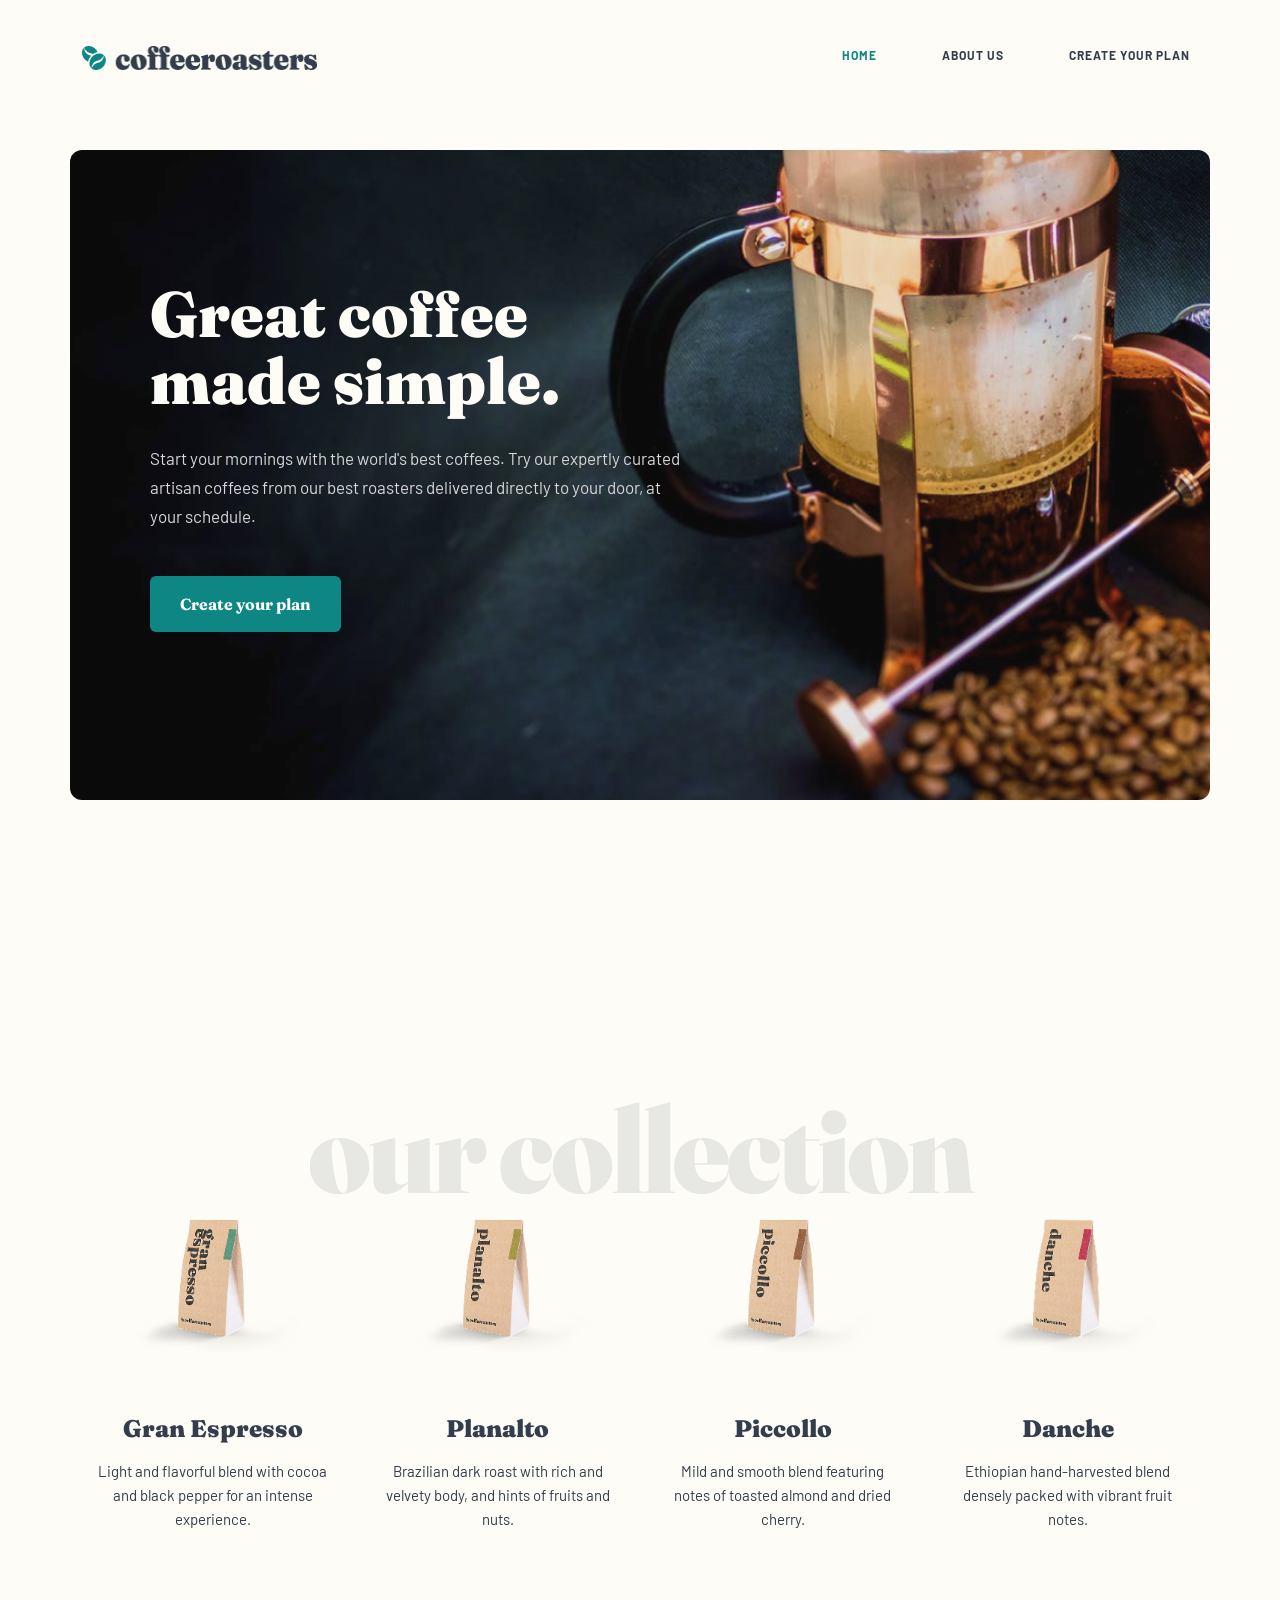
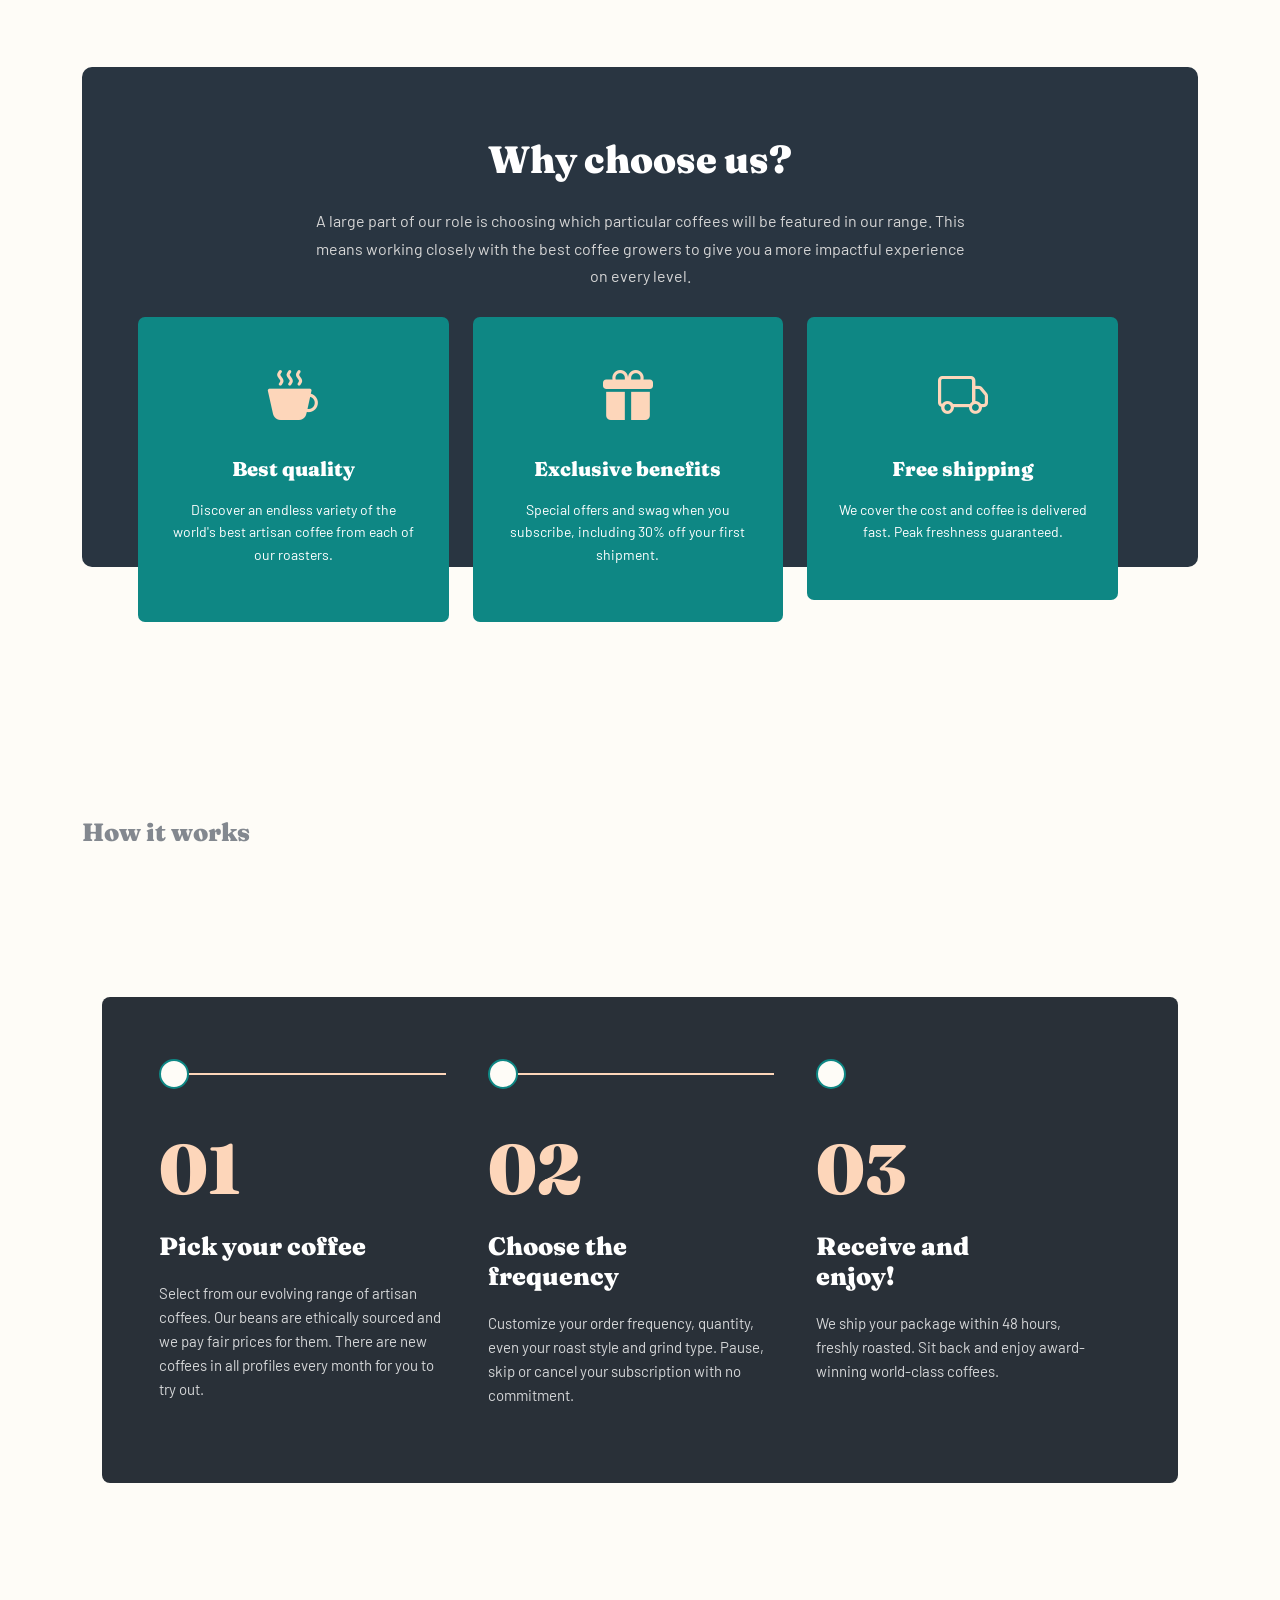
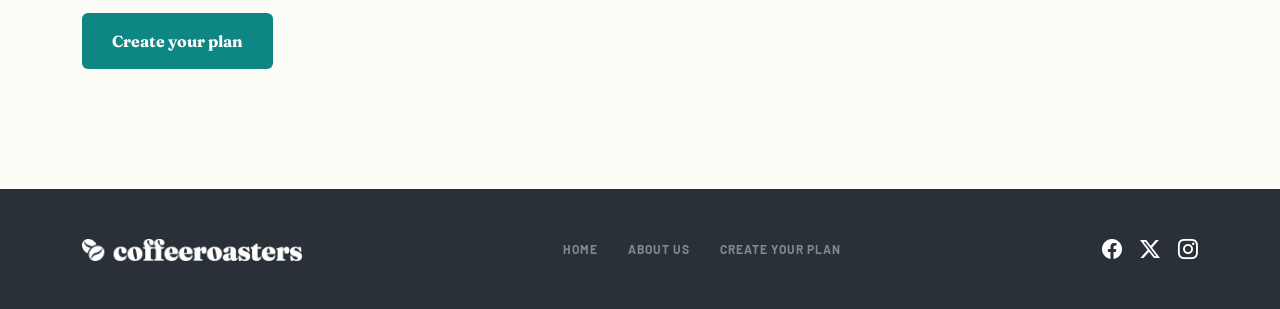
<file: index.html>
<!doctype html>
<html lang="en">
  <head>
    <meta charset="UTF-8" />

    <meta name="viewport" content="width=device-width, initial-scale=1.0" />

    <title>Coffeeroasters - Home</title>

    <link
      href="https://cdn.jsdelivr.net/npm/bootstrap@5.3.3/dist/css/bootstrap.min.css"
      rel="stylesheet"
    />

    <link
      rel="stylesheet"
      href="https://cdn.jsdelivr.net/npm/bootstrap-icons@1.11.3/font/bootstrap-icons.min.css"
    />

    <link rel="preconnect" href="https://fonts.googleapis.com" />

    <link rel="preconnect" href="https://fonts.gstatic.com" crossorigin />

    <link
      href="https://fonts.googleapis.com/css2?family=Barlow:wght@400;700&family=Fraunces:wght@700;900&display=swap"
      rel="stylesheet"
    />

    <link rel="stylesheet" href="./index.css" />
  </head>

  <body>
    <nav class="navbar navbar-expand-lg">
      <div class="container">
        <a class="navbar-brand" href="index.html">
          <img
            src="./Logo.png"
            alt="Coffeeroasters"
          />
        </a>

        <button
          class="navbar-toggler"
          type="button"
          data-bs-toggle="collapse"
          data-bs-target="#navbarNav"
          aria-controls="navbarNav"
          aria-expanded="false"
          aria-label="Toggle navigation"
        >
          <span class="navbar-toggler-icon"></span>
        </button>

        <div
          class="collapse navbar-collapse justify-content-end"
          id="navbarNav"
        >
          <ul class="navbar-nav gap-lg-4">
            <li class="nav-item">
              <a class="nav-link active" href="index.html"> HOME </a>
            </li>

            <li class="nav-item">
              <a class="nav-link" href="about.html"> ABOUT US </a>
            </li>

            <li class="nav-item">
              <a class="nav-link" href="create-plan.html"> CREATE YOUR PLAN </a>
            </li>
          </ul>
        </div>
      </div>
    </nav>

    <section class="hero container">
      <div class="hero-content">
        <h1>
          Great coffee
          <br />

          made simple.
        </h1>

        <p>
          Start your mornings with the world's best coffees. Try our expertly
          curated artisan coffees from our best roasters delivered directly to
          your door, at your schedule.
        </p>

        <a href="./create-plan.html" class="btn coffee-btn"> Create your plan </a>
      </div>
    </section>

    <section class="collection container">
      <h2>our collection</h2>

      <div class="row justify-content-center">
        <div class="col-lg-3 col-md-6 coffee-item">
          <img
            src="./Collection Image.png"
            alt="Gran Espresso"
          />

          <h3>Gran Espresso</h3>

          <p>
            Light and flavorful blend with cocoa and black pepper for an intense
            experience.
          </p>
        </div>

        <div class="col-lg-3 col-md-6 coffee-item">
          <img
            src="./Collection Image (1).png"
            alt="Planalto"
          />

          <h3>Planalto</h3>

          <p>
            Brazilian dark roast with rich and velvety body, and hints of fruits
            and nuts.
          </p>
        </div>

        <div class="col-lg-3 col-md-6 coffee-item">
          <img
            src="./Collection Image (2).png"
            alt="Piccollo"
          />

          <h3>Piccollo</h3>

          <p>
            Mild and smooth blend featuring notes of toasted almond and dried
            cherry.
          </p>
        </div>

        <div class="col-lg-3 col-md-6 coffee-item">
          <img
            src="./Collection Image (3).png"
            alt="Danche"
          />

          <h3>Danche</h3>

          <p>
            Ethiopian hand-harvested blend densely packed with vibrant fruit
            notes.
          </p>
        </div>
      </div>
    </section>

    <section class="why-section container">
      <div class="why-background">
        <div class="why-text">
          <h2>Why choose us?</h2>

          <p>
            A large part of our role is choosing which particular coffees will
            be featured in our range. This means working closely with the best
            coffee growers to give you a more impactful experience on every
            level.
          </p>
        </div>

        <div class="row why-cards">
          <div class="col-lg-4">
            <div class="why-card">
              <i class="bi bi-cup-hot-fill"></i>

              <h3>Best quality</h3>

              <p>
                Discover an endless variety of the world's best artisan coffee
                from each of our roasters.
              </p>
            </div>
          </div>

          <div class="col-lg-4">
            <div class="why-card">
              <i class="bi bi-gift-fill"></i>

              <h3>Exclusive benefits</h3>

              <p>
                Special offers and swag when you subscribe, including 30% off
                your first shipment.
              </p>
            </div>
          </div>

          <div class="col-lg-4">
            <div class="why-card">
              <i class="bi bi-truck"></i>

              <h3>Free shipping</h3>

              <p>
                We cover the cost and coffee is delivered fast. Peak freshness
                guaranteed.
              </p>
            </div>
          </div>
        </div>
      </div>
    </section>
    <section class="how container">
      <h2 class="how-title">How it works</h2>

      <div class="row steps">
        <div class="col-lg-4 step">
          <div class="step-line">
            <span></span>

            <div></div>
          </div>

          <h4>01</h4>

          <h3>Pick your coffee</h3>

          <p>
            Select from our evolving range of artisan coffees. Our beans are
            ethically sourced and we pay fair prices for them. There are new
            coffees in all profiles every month for you to try out.
          </p>
        </div>
        <div class="col-lg-4 step">
          <div class="step-line">
            <span></span>

            <div></div>
          </div>

          <h4>02</h4>

          <h3>Choose the frequency</h3>

          <p>
            Customize your order frequency, quantity, even your roast style and
            grind type. Pause, skip or cancel your subscription with no
            commitment.
          </p>
        </div>

        <div class="col-lg-4 step">
          <div class="step-line">
            <span></span>
          </div>

          <h4>03</h4>

          <h3>Receive and enjoy!</h3>

          <p>
            We ship your package within 48 hours, freshly roasted. Sit back and
            enjoy award-winning world-class coffees.
          </p>
        </div>
      </div>

      <a href="./create-plan.html" class="btn coffee-btn"> Create your plan </a>
    </section>
    <footer>
      <div class="container">
        <div class="footer-content">
          <a href="index.html">
            <img
              class="footer-logo"
              src="./Footer Logo.png"
              alt="Coffeeroasters"
            />
          </a>

          <div class="footer-links">
            <a href="index.html"> HOME </a>

            <a href="about.html"> ABOUT US </a>

            <a href="create-plan.html"> CREATE YOUR PLAN </a>
          </div>

          <div class="social">
            <a href="#">
              <i class="bi bi-facebook"></i>
            </a>

            <a href="#">
              <i class="bi bi-twitter-x"></i>
            </a>

            <a href="#">
              <i class="bi bi-instagram"></i>
            </a>
          </div>
        </div>
      </div>
    </footer>
    <script src="https://cdn.jsdelivr.net/npm/bootstrap@5.3.3/dist/js/bootstrap.bundle.min.js"></script>
  </body>
</html>
</file>
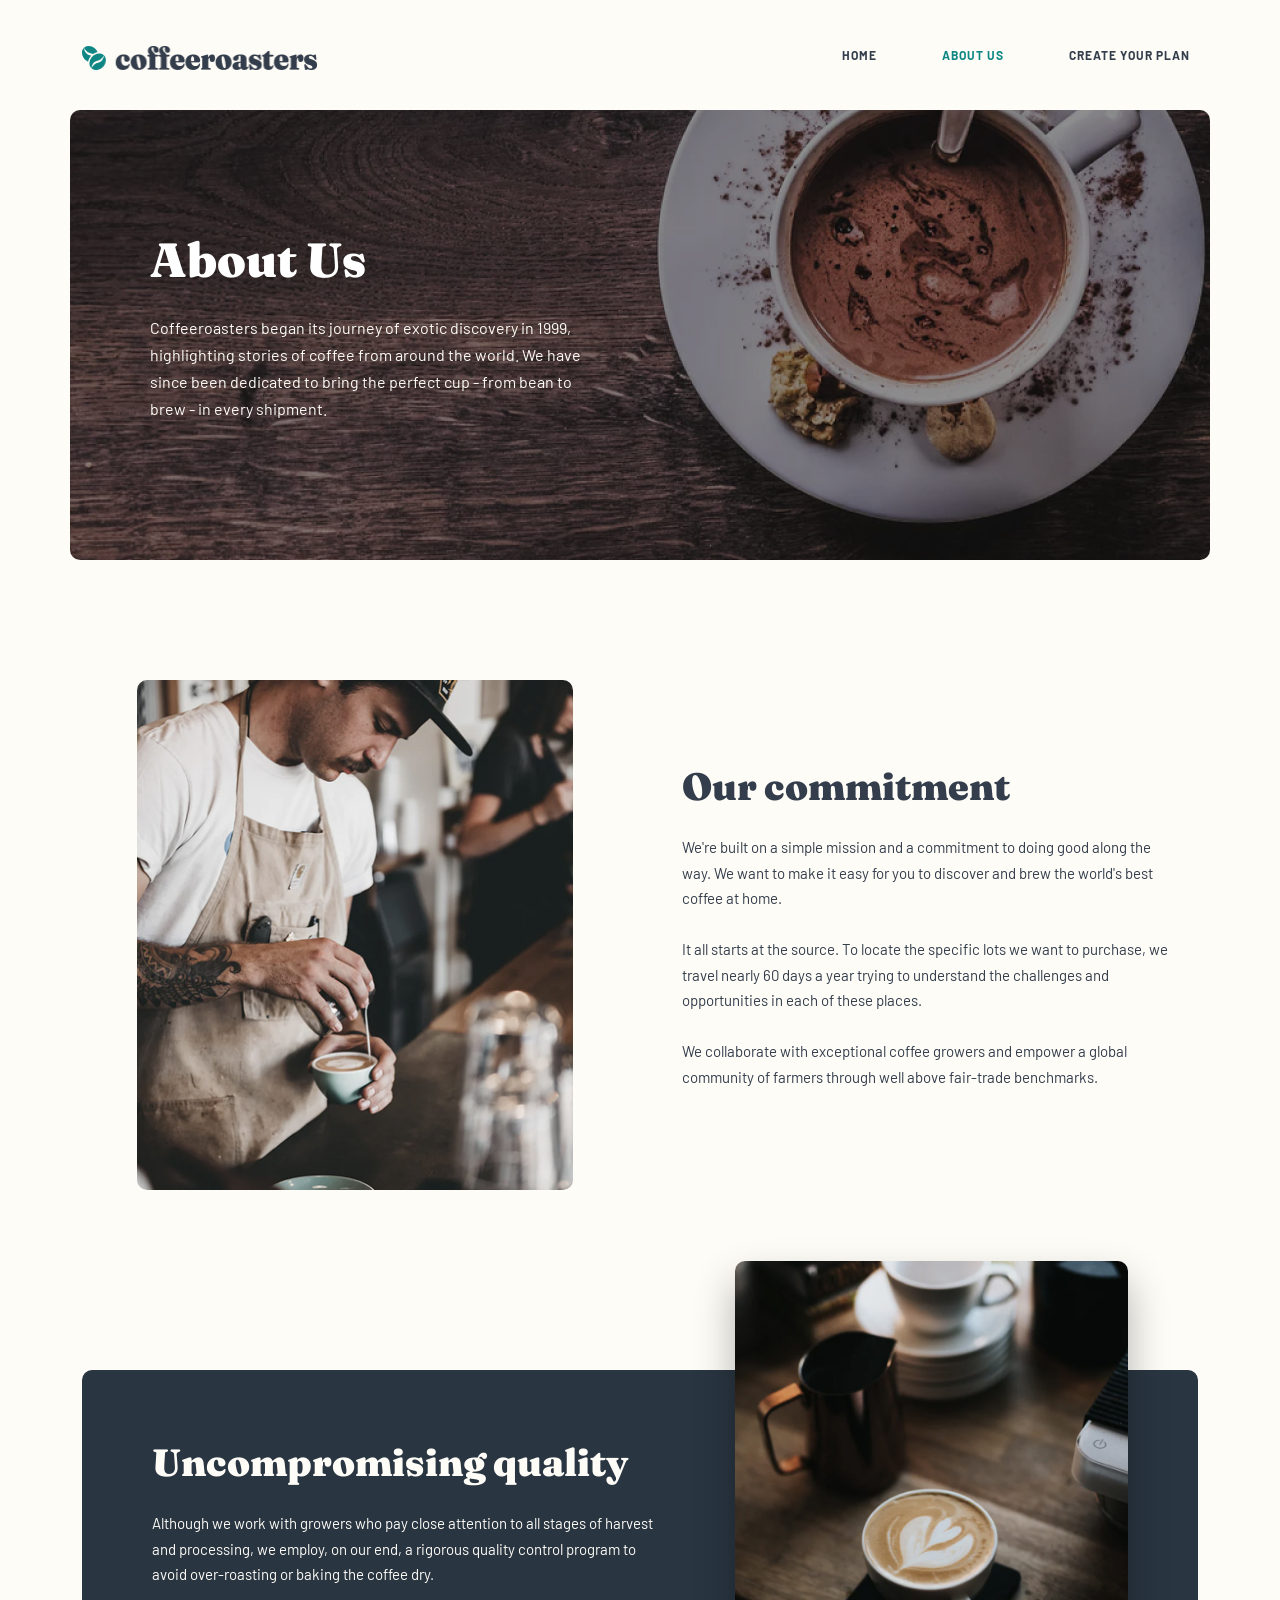
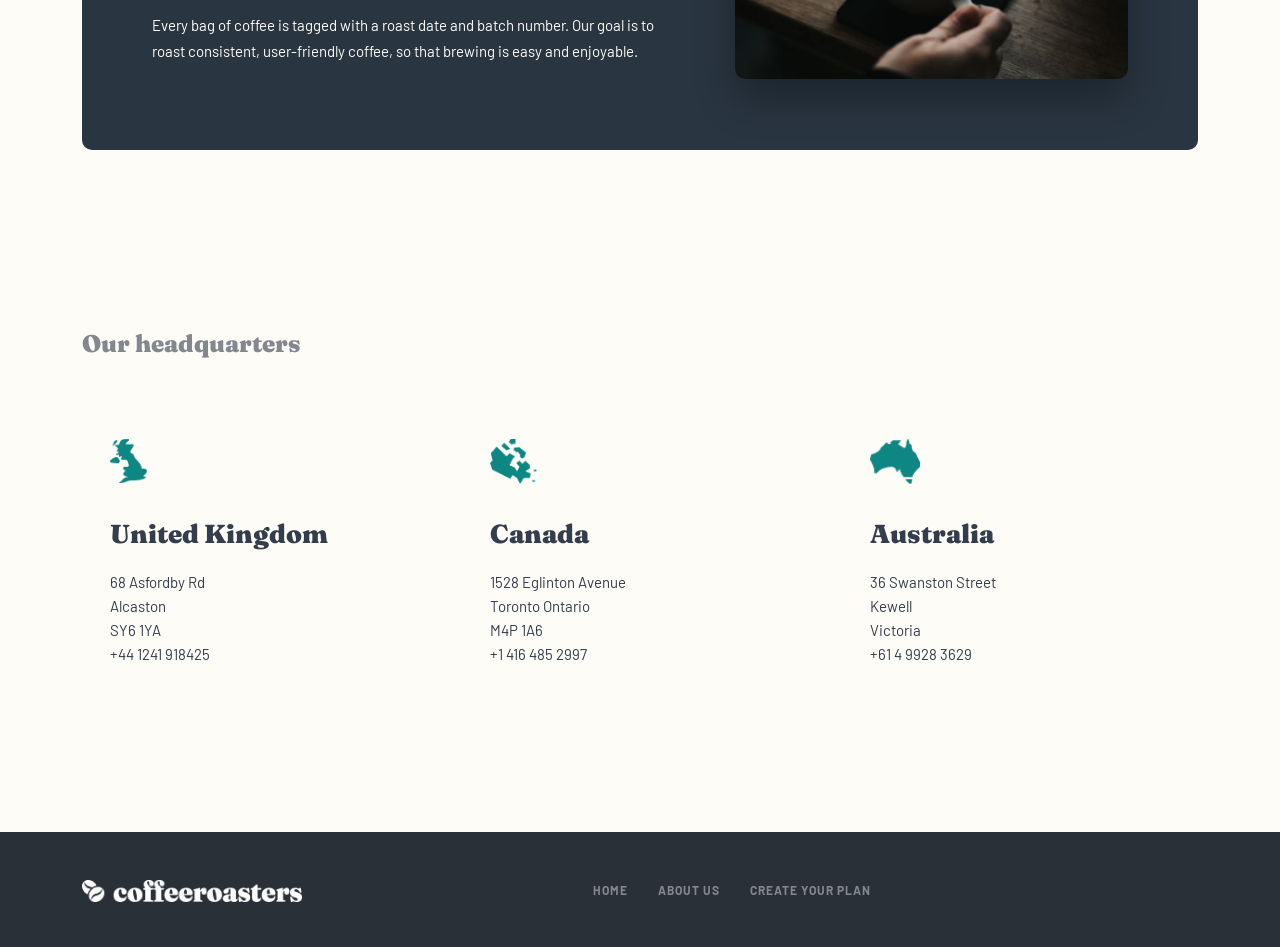
<file: about.html>
<!doctype html>
<html lang="en">
  <head>
    <meta charset="UTF-8" />

    <meta name="viewport" content="width=device-width, initial-scale=1.0" />

    <title>Coffeeroasters - About Us</title>
    <link
      href="https://cdn.jsdelivr.net/npm/bootstrap@5.3.3/dist/css/bootstrap.min.css"
      rel="stylesheet"
    />
    <link rel="preconnect" href="https://fonts.googleapis.com" />

    <link rel="preconnect" href="https://fonts.gstatic.com" crossorigin />

    <link
      href="https://fonts.googleapis.com/css2?family=Barlow:wght@400;700&family=Fraunces:wght@700;900&display=swap"
      rel="stylesheet"
    />
    <link rel="stylesheet" href="./index.css" />
  </head>

  <body>
    <nav class="navbar navbar-expand-lg">
      <div class="container">
        <a class="navbar-brand" href="index.html">
          <img
            src="./Logo.png"
            alt="Coffeeroasters"
          />
        </a>

        <button
          class="navbar-toggler"
          type="button"
          data-bs-toggle="collapse"
          data-bs-target="#navbarNav"
        >
          <span class="navbar-toggler-icon"></span>
        </button>

        <div
          class="collapse navbar-collapse justify-content-end"
          id="navbarNav"
        >
          <ul class="navbar-nav gap-lg-4">
            <li class="nav-item">
              <a class="nav-link" href="index.html"> HOME </a>
            </li>

            <li class="nav-item">
              <a class="nav-link active" href="about.html"> ABOUT US </a>
            </li>

            <li class="nav-item">
              <a class="nav-link" href="create-plan.html"> CREATE YOUR PLAN </a>
            </li>
          </ul>
        </div>
      </div>
    </nav>
    <section class="about-hero container">
      <div class="about-hero-content">
        <h1>About Us</h1>

        <p>
          Coffeeroasters began its journey of exotic discovery in 1999,
          highlighting stories of coffee from around the world. We have since
          been dedicated to bring the perfect cup - from bean to brew - in every
          shipment.
        </p>
      </div>
    </section>
    <section class="commitment container">
      <div class="row align-items-center">
        <div class="col-lg-6">
          <img
            class="commitment-image"
            src="./Bitmap.png"
            alt="Coffee maker"
          />
        </div>

        <div class="col-lg-6">
          <div class="commitment-text">
            <h2>Our commitment</h2>

            <p>
              We're built on a simple mission and a commitment to doing good
              along the way. We want to make it easy for you to discover and
              brew the world's best coffee at home.

              <br /><br />

              It all starts at the source. To locate the specific lots we want
              to purchase, we travel nearly 60 days a year trying to understand
              the challenges and opportunities in each of these places.

              <br /><br />

              We collaborate with exceptional coffee growers and empower a
              global community of farmers through well above fair-trade
              benchmarks.
            </p>
          </div>
        </div>
      </div>
    </section>
    <section class="quality container">
      <div class="quality-box">
        <div class="row align-items-center">
          <div class="col-lg-7">
            <div class="quality-text">
              <h2>Uncompromising quality</h2>

              <p>
                Although we work with growers who pay close attention to all
                stages of harvest and processing, we employ, on our end, a
                rigorous quality control program to avoid over-roasting or
                baking the coffee dry.

                <br /><br />

                Every bag of coffee is tagged with a roast date and batch
                number. Our goal is to roast consistent, user-friendly coffee,
                so that brewing is easy and enjoyable.
              </p>
            </div>
          </div>

          <div class="col-lg-5">
            <img
              class="quality-image"
              src="./Bitmap.jpg"
              alt="Coffee"
            />
          </div>
        </div>
      </div>
    </section>

    <section class="headquarters container">
      <h2>Our headquarters</h2>

      <div class="row">
        <!-- UK -->

        <div class="col-lg-4 location">
          <img
            src="./UK Map.png"
            alt="United Kingdom"
          />

          <h3>United Kingdom</h3>

          <p>
            68 Asfordby Rd
            <br />
            Alcaston
            <br />
            SY6 1YA
            <br />
            +44 1241 918425
          </p>
        </div>
        <div class="col-lg-4 location">
          <img
            src="./Canada Map.png"
            alt="Canada"
          />

          <h3>Canada</h3>

          <p>
            1528 Eglinton Avenue
            <br />
            Toronto Ontario
            <br />
            M4P 1A6
            <br />
            +1 416 485 2997
          </p>
        </div>
        <div class="col-lg-4 location">
          <img
            src="./Australia Map.png"
            alt="Australia"
          />

          <h3>Australia</h3>

          <p>
            36 Swanston Street
            <br />
            Kewell
            <br />
            Victoria
            <br />
            +61 4 9928 3629
          </p>
        </div>
      </div>
    </section>
    <footer>
      <div class="container">
        <div class="footer-content">
          <a href="index.html">
            <img
              src="./Footer Logo.png"
              alt="Coffeeroasters"
              class="footer-logo"
            />
          </a>

          <div class="footer-links">
            <a href="index.html"> HOME </a>

            <a href="about.html"> ABOUT US </a>

            <a href="create-plan.html"> CREATE YOUR PLAN </a>
          </div>

         <div class="social">
            <a href="#">
              <i class="bi bi-facebook"></i>
            </a>

            <a href="#">
              <i class="bi bi-twitter-x"></i>
            </a>

            <a href="#">
              <i class="bi bi-instagram"></i>
            </a>
          </div>
        </div>
      </div>
    </footer>

    <script src="https://cdn.jsdelivr.net/npm/bootstrap@5.3.3/dist/js/bootstrap.bundle.min.js"></script>
  </body>
</html>
</file>
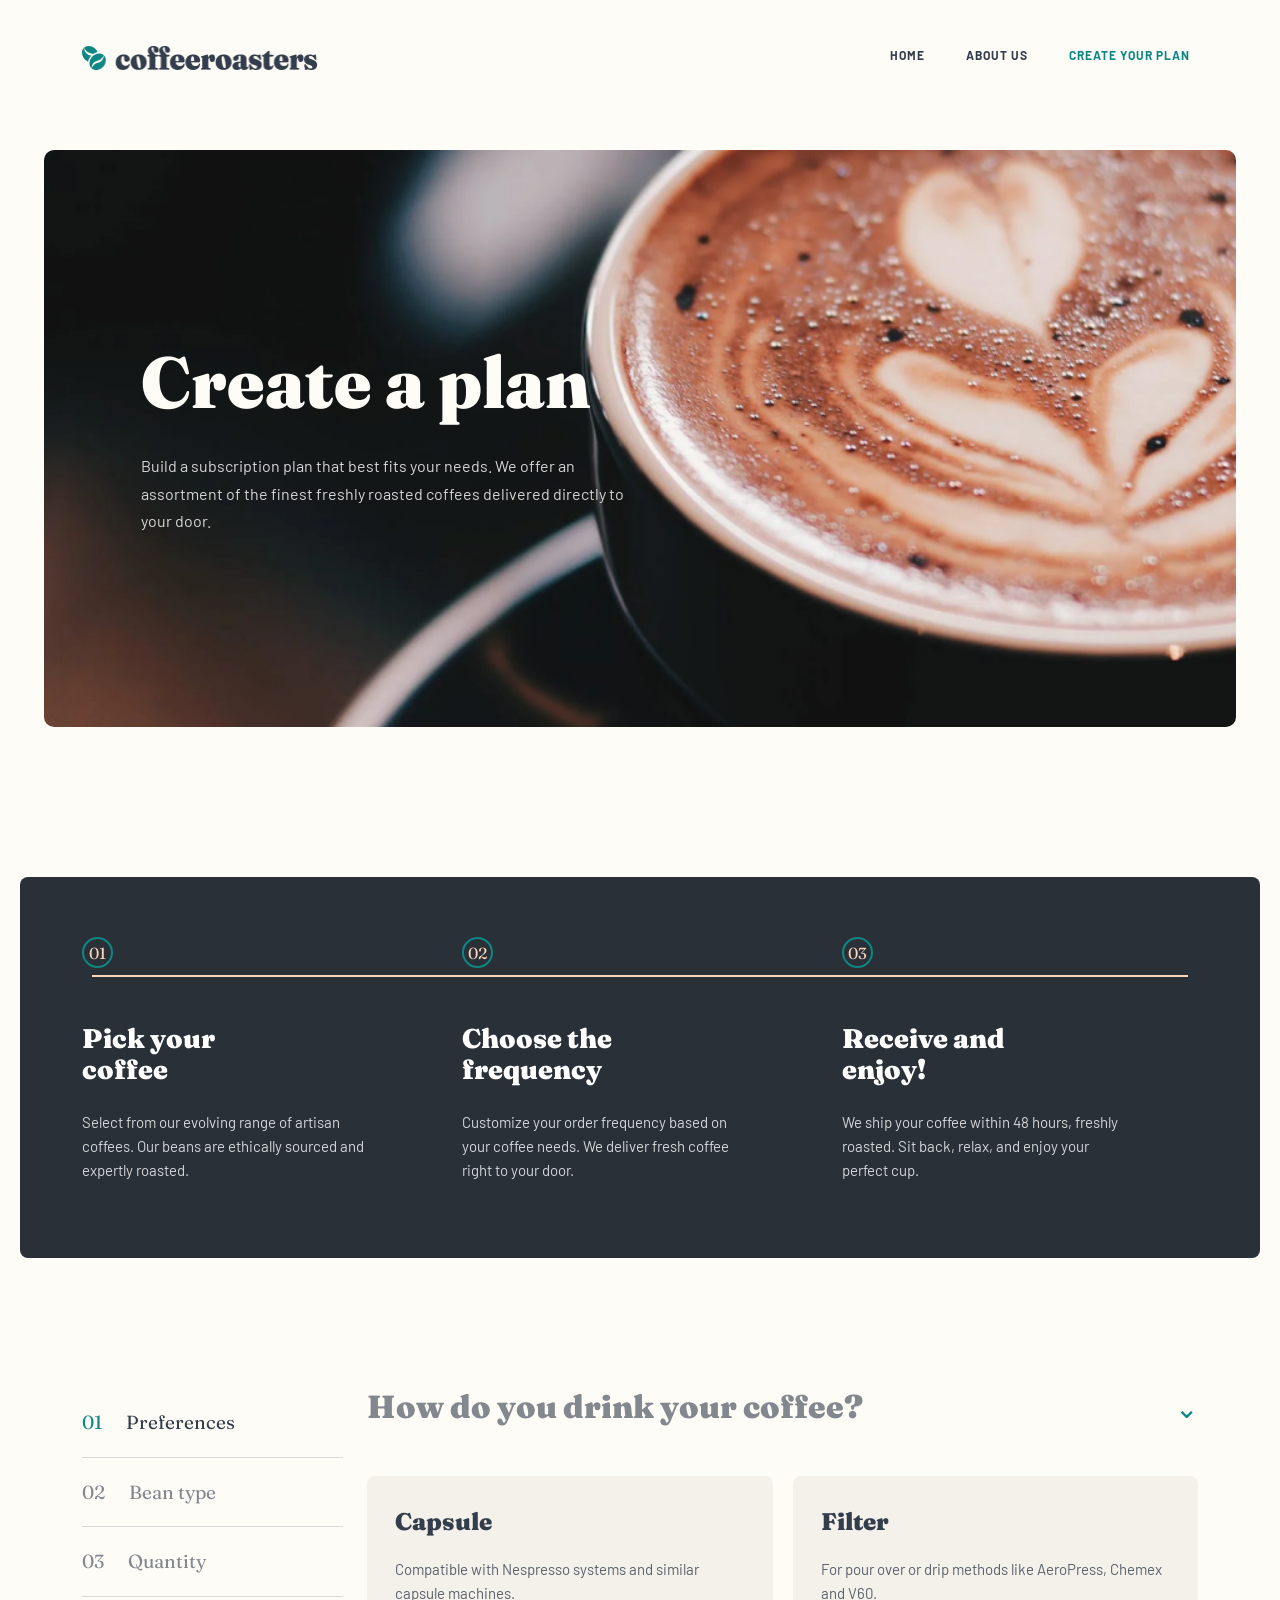
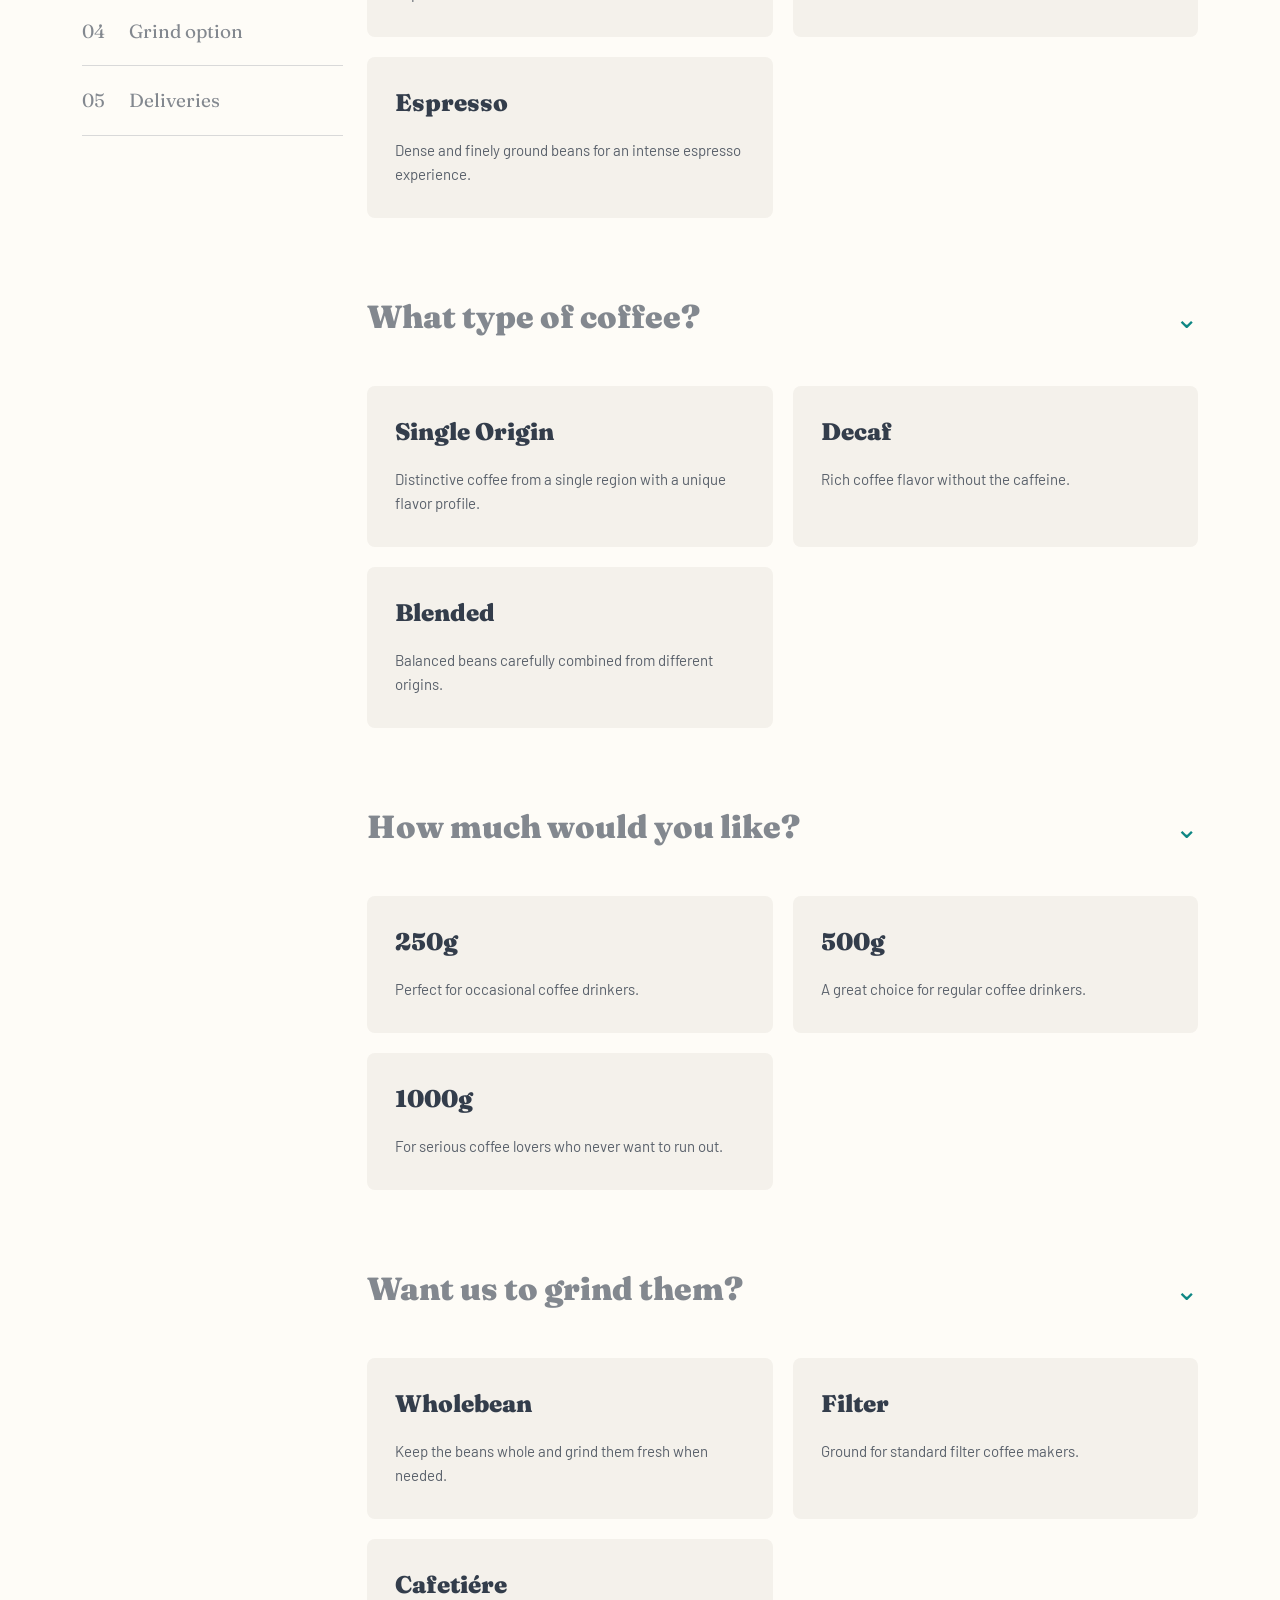
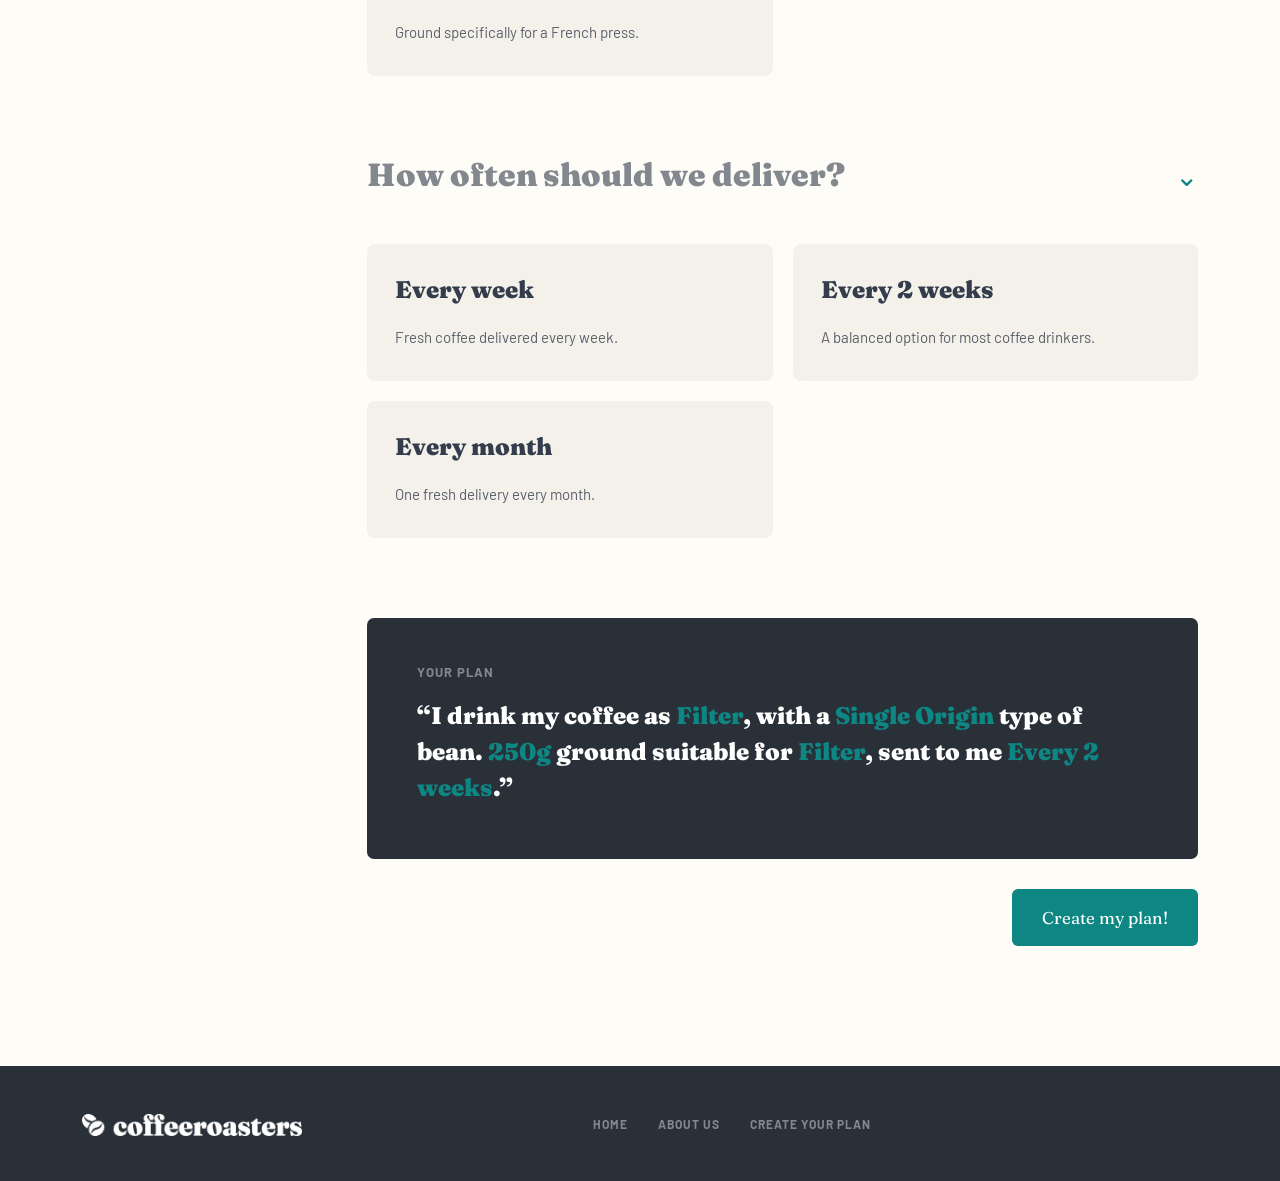
<file: create-plan.html>
<!doctype html>
<html lang="en">
  <head>
    <meta charset="UTF-8" />
    <meta name="viewport" content="width=device-width, initial-scale=1.0" />

    <title>Create Your Plan</title>
    <link
      href="https://cdn.jsdelivr.net/npm/bootstrap@5.3.3/dist/css/bootstrap.min.css"
      rel="stylesheet"
    />
    <link rel="preconnect" href="https://fonts.googleapis.com" />
    <link rel="preconnect" href="https://fonts.gstatic.com" crossorigin />

    <link
      href="https://fonts.googleapis.com/css2?family=Barlow:wght@400;500;600;700&family=Fraunces:wght@700;900&display=swap"
      rel="stylesheet"
    />
    <link rel="stylesheet" href="./index.css" />
  </head>

  <body>
    <nav class="navbar navbar-expand-lg">
      <div class="container">
        <a class="navbar-brand" href="index.html">
          <img src="./Logo.png" alt="Coffee Roasters" />
        </a>

        <button
          class="navbar-toggler"
          type="button"
          data-bs-toggle="collapse"
          data-bs-target="#navbarNav"
        >
          <span class="navbar-toggler-icon"></span>
        </button>

        <div class="collapse navbar-collapse" id="navbarNav">
          <ul class="navbar-nav ms-auto">
            <li class="nav-item">
              <a class="nav-link" href="index.html"> HOME </a>
            </li>

            <li class="nav-item">
              <a class="nav-link" href="about.html"> ABOUT US </a>
            </li>

            <li class="nav-item">
              <a class="nav-link active" href="create-plan.html">
                CREATE YOUR PLAN
              </a>
            </li>
          </ul>
        </div>
      </div>
    </nav>

    <section class="plan-hero container">
      <div class="plan-hero-content">
        <h1>Create a plan</h1>

        <p>
          Build a subscription plan that best fits your needs. We offer an
          assortment of the finest freshly roasted coffees delivered directly to
          your door.
        </p>
      </div>
    </section>
    <section class="steps">
      <div class="container">
        <div class="steps-line"></div>

        <div class="row">
          <div class="col-md-4">
            <div class="step">
              <div class="number">01</div>

              <h2>
                Pick your<br />
                coffee
              </h2>

              <p>
                Select from our evolving range of artisan coffees. Our beans are
                ethically sourced and expertly roasted.
              </p>
            </div>
          </div>

          <div class="col-md-4">
            <div class="step">
              <div class="number">02</div>

              <h2>
                Choose the<br />
                frequency
              </h2>

              <p>
                Customize your order frequency based on your coffee needs. We
                deliver fresh coffee right to your door.
              </p>
            </div>
          </div>

          <div class="col-md-4">
            <div class="step">
              <div class="number">03</div>

              <h2>
                Receive and<br />
                enjoy!
              </h2>

              <p>
                We ship your coffee within 48 hours, freshly roasted. Sit back,
                relax, and enjoy your perfect cup.
              </p>
            </div>
          </div>
        </div>
      </div>
    </section>

    <section class="plan-section">
      <div class="container">
        <div class="row">
          <div class="col-lg-3">
            <div class="side-menu">
              <a href="#q1" class="active">
                <span>01</span>
                Preferences
              </a>

              <a href="#q2">
                <span>02</span>
                Bean type
              </a>

              <a href="#q3">
                <span>03</span>
                Quantity
              </a>

              <a href="#q4">
                <span>04</span>
                Grind option
              </a>

              <a href="#q5">
                <span>05</span>
                Deliveries
              </a>
            </div>
          </div>

          <div class="col-lg-9">
            <div class="question" id="q1">
              <div class="question-title">
                <h2>How do you drink your coffee?</h2>

                <span>⌄</span>
              </div>

              <div class="answers">
                <button class="answer">
                  <h3>Capsule</h3>

                  <p>
                    Compatible with Nespresso systems and similar capsule
                    machines.
                  </p>
                </button>

                <button class="answer">
                  <h3>Filter</h3>

                  <p>
                    For pour over or drip methods like AeroPress, Chemex and
                    V60.
                  </p>
                </button>

                <button class="answer">
                  <h3>Espresso</h3>

                  <p>
                    Dense and finely ground beans for an intense espresso
                    experience.
                  </p>
                </button>
              </div>
            </div>

            <div class="question" id="q2">
              <div class="question-title">
                <h2>What type of coffee?</h2>

                <span>⌄</span>
              </div>

              <div class="answers">
                <button class="answer">
                  <h3>Single Origin</h3>

                  <p>
                    Distinctive coffee from a single region with a unique flavor
                    profile.
                  </p>
                </button>

                <button class="answer">
                  <h3>Decaf</h3>

                  <p>Rich coffee flavor without the caffeine.</p>
                </button>

                <button class="answer">
                  <h3>Blended</h3>

                  <p>
                    Balanced beans carefully combined from different origins.
                  </p>
                </button>
              </div>
            </div>

            <div class="question" id="q3">
              <div class="question-title">
                <h2>How much would you like?</h2>

                <span>⌄</span>
              </div>

              <div class="answers">
                <button class="answer">
                  <h3>250g</h3>

                  <p>Perfect for occasional coffee drinkers.</p>
                </button>

                <button class="answer">
                  <h3>500g</h3>

                  <p>A great choice for regular coffee drinkers.</p>
                </button>

                <button class="answer">
                  <h3>1000g</h3>

                  <p>For serious coffee lovers who never want to run out.</p>
                </button>
              </div>
            </div>

            <!-- QUESTION 4 -->
            <div class="question" id="q4">
              <div class="question-title">
                <h2>Want us to grind them?</h2>

                <span>⌄</span>
              </div>

              <div class="answers">
                <button class="answer">
                  <h3>Wholebean</h3>

                  <p>Keep the beans whole and grind them fresh when needed.</p>
                </button>

                <button class="answer">
                  <h3>Filter</h3>

                  <p>Ground for standard filter coffee makers.</p>
                </button>

                <button class="answer">
                  <h3>Cafetiére</h3>

                  <p>Ground specifically for a French press.</p>
                </button>
              </div>
            </div>

            <div class="question" id="q5">
              <div class="question-title">
                <h2>How often should we deliver?</h2>

                <span>⌄</span>
              </div>

              <div class="answers">
                <button class="answer">
                  <h3>Every week</h3>

                  <p>Fresh coffee delivered every week.</p>
                </button>

                <button class="answer">
                  <h3>Every 2 weeks</h3>

                  <p>A balanced option for most coffee drinkers.</p>
                </button>

                <button class="answer">
                  <h3>Every month</h3>

                  <p>One fresh delivery every month.</p>
                </button>
              </div>
            </div>

            <div class="summary">
              <p>YOUR PLAN</p>

              <h3>
                “I drink my coffee as
                <span>Filter</span>, with a
                <span>Single Origin</span>
                type of bean.
                <span>250g</span>
                ground suitable for
                <span>Filter</span>, sent to me <span>Every 2 weeks</span>.”
              </h3>
            </div>

            <div class="create">
              <button>Create my plan!</button>
            </div>
          </div>
        </div>
      </div>
    </section>
    <footer>
      <div class="container">
        <div class="footer-content">
          <a href="index.html">
            <img src="./Footer Logo.png" alt="Coffee Roasters" />
          </a>

          <div class="footer-links">
            <a href="index.html"> HOME </a>

            <a href="about.html"> ABOUT US </a>

            <a href="create-plan.html"> CREATE YOUR PLAN </a>
          </div>

          <div class="social">
            <a href="#">
              <i class="bi bi-facebook"></i>
            </a>

            <a href="#">
              <i class="bi bi-twitter-x"></i>
            </a>

            <a href="#">
              <i class="bi bi-instagram"></i>
            </a>
          </div>
        </div>
      </div>
    </footer>
    <div class="modal-overlay" id="modalOverlay">
      <div class="order-modal">
        <div class="modal-header">
          <h2>Order Summary</h2>
        </div>
        <div class="modal-body">
          <p class="quote" id="modalQuote">
            “I drink my coffee as <span>Filter</span>, with a
            <span>Single Origin</span> type of bean. <span>250g</span> ground
            suitable for <span>Filter</span>, sent to me
            <span>Every 2 weeks</span>.”
          </p>
          <p class="description">
            Is this correct? You can proceed to checkout or go back to plan
            selection if something is off. Subscription discount codes can also
            be redeemed at the checkout.
          </p>

          <div class="modal-footer">
            <span class="price" id="modalPrice">$14.00/ mo</span>
            <button class="checkout-btn">Checkout</button>
          </div>
        </div>
      </div>
    </div>

    <script src="https://cdn.jsdelivr.net/npm/bootstrap@5.3.3/dist/js/bootstrap.bundle.min.js"></script>
    <script>
      const cards = document.querySelectorAll(".answer");

      cards.forEach(function (card) {
        card.addEventListener("click", function () {
          const parent = card.parentElement;

          parent.querySelectorAll(".answer").forEach(function (item) {
            item.classList.remove("selected");
          });

          card.classList.add("selected");
        });
      });
      document.addEventListener("DOMContentLoaded", function () {
        const createPlanBtn = document.querySelector(".create button");
        const modalOverlay = document.getElementById("modalOverlay");
        const modalQuote = document.getElementById("modalQuote");
        const modalPrice = document.getElementById("modalPrice");

        function updateModalContent() {
          const q1 =
            document.querySelector("#q1 .answer.selected h3")?.innerText ||
            "Filter";
          const q2 =
            document.querySelector("#q2 .answer.selected h3")?.innerText ||
            "Single Origin";
          const q3 =
            document.querySelector("#q3 .answer.selected h3")?.innerText ||
            "250g";
          const q4 =
            document.querySelector("#q4 .answer.selected h3")?.innerText ||
            "Filter";
          const q5 =
            document.querySelector("#q5 .answer.selected h3")?.innerText ||
            "Every 2 weeks";

          modalQuote.innerHTML = `“I drink my coffee as <span>${q1}</span>, with a <span>${q2}</span> type of bean. 
                <span>${q3}</span> ground suitable for <span>${q4}</span>, sent to me <span>${q5}</span>.”`;

          if (q3 === "250g") modalPrice.innerText = "$14.00/ mo";
          else if (q3 === "500g") modalPrice.innerText = "$22.00/ mo";
          else if (q3 === "1000g") modalPrice.innerText = "$35.00/ mo";
        }
        function openModal() {
          updateModalContent();
          modalOverlay.classList.add("active");
          document.body.style.overflow = "hidden";
        }
        function closeModal() {
          modalOverlay.classList.remove("active");
          document.body.style.overflow = "";
        }
        if (createPlanBtn) {
          createPlanBtn.addEventListener("click", openModal);
        }

        modalOverlay.addEventListener("click", function (e) {
          if (e.target === modalOverlay) {
            closeModal();
          }
        });
        document.addEventListener("keydown", function (e) {
          if (e.key === "Escape" && modalOverlay.classList.contains("active")) {
            closeModal();
          }
        });
      });
    </script>
    <script>
      document.querySelectorAll(".question-title").forEach(function (title) {
        title.addEventListener("click", function () {
          const arrow = this.querySelector("span");
          arrow.classList.toggle("open");
          const answers = this.nextElementSibling;
          answers.classList.toggle("hidden");
        });
      });
    </script>
  </body>
</html>
</file>
<file: index.css>
* {
  margin: 0;
  padding: 0;
  box-sizing: border-box;
}

body {
  background-color: #fefcf7;
  color: #333d4b;
  font-family: "Barlow", sans-serif;
}

h1,
h2,
h3,
h4 {
  font-family: "Fraunces", serif;
  font-weight: 900;
}

img {
  max-width: 100%;
  height: auto;
}
.navbar {
  padding: 30px 0;
  background-color: #fefcf7;
}

.navbar-brand img {
  width: 235px;
}

.nav-link {
  color: #83888f !important;
  font-size: 14px;
  font-weight: 700;
  letter-spacing: 1px;
  margin-left: 25px;
}

.nav-link:hover,
.nav-link.active {
  color: #333d4b !important;
}
.hero {
  height: 650px;
  background-image: url("./Hero\ Image.png");
  background-size: cover;
  background-position: center;
  border-radius: 12px;
  position: relative;
  margin-top: 40px;
  margin-bottom: 150px;
}

.hero-content {
  position: absolute;
  top: 130px;
  left: 7%;
  max-width: 570px;
}

.hero h1 {
  color: #fefcf7;
  font-family: "Fraunces", serif;
  font-size: 64px;
  font-weight: 900;
  line-height: 1.05;
  margin-bottom: 30px;
}

.hero p {
  color: #d6d6d6;
  font-size: 17px;
  line-height: 1.7;
  max-width: 540px;
  margin-bottom: 45px;
}

.coffee-btn {
  background-color: #0e8784;
  color: white;
  font-family: "Fraunces", serif;
  font-weight: 700;
  padding: 16px 30px;
  border-radius: 6px;
  border: none;
  text-decoration: none;
  display: inline-block;
  transition: 0.3s;
}

.coffee-btn:hover {
  background-color: #66d2cf;
  color: white;
}

.collection {
  padding-top: 140px;
  padding-bottom: 120px;
  position: relative;
}

.collection h2 {
  text-align: center;
  font-family: "Fraunces", serif;
  font-size: 120px;
  font-weight: 900;
  color: #e7e7e4;
  margin-bottom: -45px;
  position: relative;
  z-index: 1;
  border: none;
  line-height: 1;
  letter-spacing: -3px;
}

.coffee-item {
  text-align: center;
  padding: 0 25px;
  position: relative;
  z-index: 2;
}

.coffee-item img {
  width: 190px;
  height: 230px;
  object-fit: contain;
  margin-bottom: 20px;
}

.coffee-item h3 {
  font-family: "Fraunces", serif;
  font-size: 24px;
  font-weight: 900;
  margin-bottom: 15px;
}

.coffee-item p {
  font-size: 15px;
  line-height: 1.6;
  color: #333d4b;
}
.why-section {
  margin-bottom: 250px;
}

.why-background {
  background-color: #293541;
  min-height: 500px;
  border-radius: 10px;
  position: relative;
  padding-top: 70px;
}

.why-text {
  text-align: center;
  max-width: 650px;
  margin: auto;
}

.why-text h2 {
  color: #fff;
  font-family: "Fraunces", serif;
  font-size: 38px;
  margin-bottom: 25px;
}

.why-text p {
  color: #d6d6d6;
  font-size: 16px;
  line-height: 1.7;
}

.why-cards {
  position: absolute;
  top: 250px;
  left: 5%;
  width: 90%;
}

.why-card {
  background-color: #0e8784;
  color: white;
  text-align: center;
  min-height: 280px;
  border-radius: 7px;
  padding: 40px 30px;
}

.why-card i {
  font-size: 50px;
  color: #fdd6ba;
  margin-bottom: 25px;
  display: block;
}

.why-card h3 {
  font-family: "Fraunces", serif;
  font-size: 20px;
  margin-bottom: 18px;
}

.why-card p {
  font-size: 14px;
  line-height: 1.6;
}
.how {
  padding-bottom: 120px;
}

.how-title {
  font-family: "Fraunces", serif;
  font-size: 25px;
  margin-bottom: 50px;
  color: #83888f;
}

.steps {
  margin-bottom: 50px;
}

.step {
  padding-right: 50px;
}

.step-line {
  height: 35px;
  display: flex;
  align-items: center;
}

.step-line span {
  width: 30px;
  height: 30px;
  border: 2px solid #0e8784;
  border-radius: 50%;
  background-color: #fefcf7;
  z-index: 2;
  flex-shrink: 0;
}

.step-line div {
  height: 2px;
  background-color: #fdd6ba;
  width: 100%;
}

.step h4 {
  font-family: "Fraunces", serif;
  font-size: 70px;
  color: #fdd6ba;
  margin-top: 35px;
}

.step h3 {
  font-family: "Fraunces", serif;
  font-size: 25px;
  max-width: 220px;
  margin: 20px 0;
}

.step p {
  font-size: 15px;
  line-height: 1.6;
  max-width: 320px;
}
footer {
  background-color: #293541;
  padding: 35px 0;
}

.footer-container {
  display: flex;
  align-items: center;
  justify-content: space-between;
}

.footer-logo {
  width: 230px;
  filter: brightness(0) invert(1);
}

.footer-links {
  display: flex;
  gap: 30px;
}

.footer-links a {
  color: #83888f;
  text-decoration: none;
  font-size: 13px;
  font-weight: 700;
  letter-spacing: 1px;
}

.footer-links a:hover {
  color: white;
}

.social {
  display: flex;
  gap: 18px;
  color: white;
  font-size: 20px;
}

.social a {
  color: white;
  text-decoration: none;
}

.social a:hover {
  color: #fdd6ba;
}

@media (max-width: 991px) {
  .navbar {
    padding: 25px 0;
  }

  .navbar-brand img {
    width: 180px;
  }

  .nav-link {
    margin-left: 0;
    padding: 10px 0;
  }

  .hero {
    height: 600px;
    padding: 0 60px;
    margin-bottom: 100px;
  }

  .hero-content {
    left: 8%;
    top: 100px;
    max-width: 500px;
  }

  .hero h1 {
    font-size: 50px;
  }

  .collection h2 {
    font-size: 80px;
    margin-bottom: -30px;
  }

  .why-cards {
    position: static;
    width: 90%;
    margin: 50px auto 0;
  }

  .why-section {
    margin-bottom: 100px;
  }

  .why-background {
    padding-bottom: 50px;
  }

  .why-card {
    margin-bottom: 20px;
  }

  .footer-container {
    flex-direction: column;
    gap: 25px;
  }
}
@media (max-width: 576px) {
  .navbar {
    padding: 20px;
  }

  .navbar-brand img {
    width: 170px;
  }

  .hero {
    height: 550px;
    background-position: center;
    padding: 0 25px;
    margin-bottom: 80px;
  }

  .hero-content {
    top: 70px;
    left: 8%;
    right: 8%;
  }

  .hero h1 {
    font-size: 42px;
  }

  .hero p {
    font-size: 15px;
  }

  .collection {
    padding-top: 80px;
    padding-bottom: 80px;
  }

  .collection h2 {
    font-size: 50px;
    margin-bottom: 20px;
    letter-spacing: -1px;
  }

  .coffee-item {
    margin-bottom: 50px;
  }

  .why-section {
    margin-bottom: 100px;
  }

  .why-background {
    padding: 50px 20px;
  }

  .why-text h2 {
    font-size: 30px;
  }

  .step {
    padding-right: 15px;
    margin-bottom: 50px;
  }

  .step-line div {
    display: none;
  }

  .step h4 {
    font-size: 50px;
  }

  .step h3 {
    font-size: 22px;
  }

  .footer-container {
    flex-direction: column;
    text-align: center;
    gap: 25px;
  }

  .footer-links {
    flex-direction: column;
    text-align: center;
    gap: 10px;
  }

  .social {
    justify-content: center;
  }
}

@media (max-width: 991px) {
  .hero {
    height: 600px;
  }

  .hero-content {
    left: 8%;
    top: 100px;
    max-width: 500px;
  }

  .hero h1 {
    font-size: 50px;
  }

  .collection h2 {
    font-size: 80px;
  }

  .why-cards {
    position: static;

    width: 90%;

    margin: 50px auto 0;
  }

  .why-section {
    margin-bottom: 100px;
  }

  .why-background {
    padding-bottom: 50px;
  }

  .why-card {
    margin-bottom: 20px;
  }

  .footer-container {
    flex-direction: column;

    gap: 25px;
  }
}

@media (max-width: 576px) {
  .navbar {
    padding: 20px;
  }

  .navbar-brand img {
    width: 170px;
  }

  .hero {
    height: 550px;

    background-position: center;
  }

  .hero-content {
    top: 70px;

    left: 8%;

    right: 8%;
  }

  .hero h1 {
    font-size: 42px;
  }

  .hero p {
    font-size: 15px;
  }

  .collection {
    padding-top: 80px;
  }

  .collection h2 {
    font-size: 50px;

    margin-bottom: 20px;
  }

  .coffee-item {
    margin-bottom: 50px;
  }

  .why-background {
    padding: 50px 20px;
  }

  .why-text h2 {
    font-size: 30px;
  }

  .step {
    padding-right: 15px;

    margin-bottom: 50px;
  }

  .step-line div {
    display: none;
  }

  .footer-links {
    flex-direction: column;

    text-align: center;

    gap: 10px;
  }
}

* {
  box-sizing: border-box;
}

body {
  margin: 0;
  background: #fefcf7;
  color: #333d4b;
  font-family: "Barlow", sans-serif;
  padding: 0;
}

h1,
h2,
h3 {
  font-family: "Fraunces", serif;
  font-weight: 900;
}

img {
  max-width: 100%;
  height: auto;
}

.navbar {
  background-color: #fefcf7;
  padding: 35px 0;
}

.navbar-brand img {
  width: 235px;
}

.nav-link {
  color: #333d4b !important;
  font-size: 12px;
  font-weight: 700;
  letter-spacing: 1px;
  margin-left: 25px;
}

.nav-link:hover,
.nav-link.active {
  color: #0e8784 !important;
}

.about-hero {
  height: 450px;
  background-image: url("./About\ Image.png");
  background-size: cover;
  background-position: center;
  border-radius: 10px;
  position: relative;
  margin-bottom: 120px;
}

.about-hero-content {
  position: absolute;
  top: 50%;
  left: 7%;
  transform: translateY(-50%);
  max-width: 450px;
}

.about-hero h1 {
  color: white;
  font-family: "Fraunces", serif;
  font-size: 48px;
  font-weight: 900;
  margin-bottom: 25px;
}

.about-hero p {
  color: #fefcf7;
  font-size: 16px;
  line-height: 1.7;
}
.commitment {
  margin-bottom: 180px;
}

.commitment-image {
  width: 80%;
  border-radius: 10px;
  display: block;
  margin: auto;
}

.commitment-text {
  padding: 20px 30px;
}

.commitment-text h2 {
  font-family: "Fraunces", serif;
  font-size: 38px;
  color: #333d4b;
  margin-bottom: 25px;
}

.commitment-text p {
  color: #333d4b;
  font-size: 15px;
  line-height: 1.7;
}
.quality {
  margin-bottom: 180px;
}

.quality-box {
  background-color: #293541;
  border-radius: 10px;
  padding: 70px;
  position: relative;
}

.quality-text {
  padding-right: 50px;
}

.quality-text h2 {
  color: #fefcf7;
  font-family: "Fraunces", serif;
  font-size: 38px;
  margin-bottom: 25px;
}

.quality-text p {
  color: #fefcf7;
  font-size: 15px;
  line-height: 1.7;
}
.quality-image {
  width: 100%;
  max-width: 445px;
  height: auto;
  border-radius: 10px;
  margin-top: -180px;
  box-shadow: 0 20px 40px rgba(0, 0, 0, 0.3);
  position: relative;
  z-index: 2;
}
.headquarters {
  margin-bottom: 130px;
}

.headquarters > h2 {
  font-family: "Fraunces", serif;
  color: #83888f;
  font-size: 24px;
  margin-bottom: 60px;
}

.location {
  padding: 20px 40px;
}

.location img {
  height: 45px;
  margin-bottom: 35px;
}

.location h3 {
  font-family: "Fraunces", serif;
  color: #333d4b;
  font-size: 26px;
  margin-bottom: 20px;
}

.location p {
  color: #333d4b;
  line-height: 1.6;
  font-size: 15px;
}
footer {
  background-color: #293541;
  padding: 40px 0;
}

.footer-content {
  display: flex;
  align-items: center;
  justify-content: space-between;
}

.footer-logo {
  width: 230px;
  filter: brightness(0) invert(1);
}

.footer-links {
  display: flex;
  gap: 30px;
}

.footer-links a {
  color: #83888f;
  text-decoration: none;
  font-family: "Barlow", sans-serif;
  font-size: 13px;
  font-weight: 700;
  letter-spacing: 1px;
}

.footer-links a:hover {
  color: white;
}
.social {
  display: flex;
  gap: 18px;
  color: white;
  font-size: 20px;
}

.social a {
  color: white;
  text-decoration: none;
}

.social a:hover {
  color: #fdd6ba;
}

@media (max-width: 991px) {
  .about-hero {
    height: 400px;
  }

  .about-hero-content {
    left: 8%;
    right: 8%;
  }

  .commitment {
    margin-bottom: 100px;
  }

  .commitment-image {
    width: 100%;
    margin-bottom: 40px;
  }

  .commitment-text {
    padding: 0;
    text-align: center;
  }

  .quality {
    margin-bottom: 100px;
  }

  .quality-box {
    padding: 50px 35px;
  }

  .quality-text {
    padding: 0;
    text-align: center;
    margin-bottom: 50px;
  }

  .quality-image {
    margin-top: 0;
    box-shadow: none;
    max-width: 100%;
  }

  .location {
    text-align: center;
    margin-bottom: 50px;
  }

  .footer-content {
    flex-direction: column;
    gap: 30px;
  }
}
@media (max-width: 576px) {
  .about-hero {
    height: 400px;
    margin-left: 15px;
    margin-right: 15px;
  }

  .about-hero h1 {
    font-size: 38px;
  }

  .about-hero p {
    font-size: 14px;
  }

  .commitment-text h2 {
    font-size: 30px;
  }

  .quality-box {
    padding: 40px 25px;
  }

  .quality-text h2 {
    font-size: 30px;
  }

  .headquarters {
    text-align: center;
  }

  .footer-links {
    flex-direction: column;
    align-items: center;
    gap: 15px;
  }
}

.plan-page {
  background-color: #fdfbf7;
  min-height: 100vh;
}
.plan-hero {
  width: calc(100% - 88px);
  max-width: 1600px;
  height: 577px;

  margin: 40px auto 0;

  border-radius: 10px;
  overflow: hidden;

  background-image: url("./Subscribe\ Image.png");
  background-size: cover;
  background-position: center center;
  background-repeat: no-repeat;

  display: flex;
  align-items: center;
}

.plan-hero-content {
  max-width: 500px;
  margin-left: 85px;
  color: white;
  position: relative;
  z-index: 2;
}
.plan-hero h1 {
  font-family: "Fraunces", serif;
  font-size: 72px;
  font-weight: 900;
  line-height: 1.1;
  margin-bottom: 30px;
  color: #fefcf7;
}

.plan-hero p {
  font-family: "Barlow", sans-serif;
  font-size: 16px;
  line-height: 1.7;
  color: #d6d6d6;
  margin: 0;
}

.steps {
  width: calc(100% - 80px);
  max-width: 1280px;

  margin: 150px auto 130px;

  padding: 80px 70px;

  background-color: #293038;

  border-radius: 8px;

  color: white;

  position: relative;
}
.steps-line {
  position: absolute;

  top: 98px;

  left: 72px;
  right: 72px;

  height: 2px;

  background-color: #fdd6ba;
}

.step {
  position: relative;
  z-index: 2;

  padding-right: 30px;
}
.number {
  width: 31px;
  height: 31px;

  border: 2px solid #0e8784;

  border-radius: 50%;

  display: flex;
  align-items: center;
  justify-content: center;

  background-color: #293038;

  color: #fdd6ba;

  font-family: "Fraunces", serif;

  margin-bottom: 55px;
}

.step h2 {
  color: white;

  font-family: "Fraunces", serif;

  font-size: 32px;

  line-height: 1.15;

  margin-bottom: 25px;
}

.step p {
  color: white;

  font-size: 15px;

  line-height: 1.6;

  opacity: 0.8;

  max-width: 290px;
}

.plan-section {
  padding-bottom: 120px;
}
.side-menu {
  position: sticky;

  top: 30px;
}

.side-menu a {
  display: block;

  padding: 20px 0;

  border-bottom: 1px solid #d9d9d9;

  text-decoration: none;

  color: #83888f;

  font-family: "Fraunces", serif;

  font-size: 19px;
}

.side-menu a span {
  margin-right: 20px;
}

.side-menu a:hover {
  color: #333d4b;
}

.side-menu a.active {
  color: #333d4b;
}

.side-menu a.active span {
  color: #0e8784;
}

.question {
  margin-bottom: 80px;
}

.question-title {
  display: flex;
  justify-content: space-between;
  align-items: center;
  padding-bottom: 50px;
  cursor: pointer;
}

.question-title h2 {
  font-family: "Fraunces", serif;
  font-size: 40px;
  font-weight: 900;
  color: #83888f;
  margin: 0;
  line-height: 1.2;
}

.question-title span {
  color: #0e8784;
  font-size: 28px;
  transition: transform 0.3s ease;
  line-height: 1;
}
.question-title span.open {
  transform: rotate(180deg);
}

.answers {
  display: grid;
  grid-template-columns: repeat(3, 1fr);
  gap: 23px;
  transition: all 0.3s ease;
}
.answers.hidden {
  display: none;
}

.answer {
  border: none;
  text-align: left;
  background-color: #f4f1eb;
  padding: 32px 28px;
  border-radius: 8px;
  min-height: 200px;
  transition: 0.3s;
  cursor: pointer;
  display: flex;
  flex-direction: column;
}
.answer h3 {
  font-family: "Fraunces", serif;
  font-size: 24px;
  font-weight: 900;
  margin-bottom: 20px;
  color: #333d4b;
  transition: 0.3s;
}
.answer p {
  font-size: 15px;
  line-height: 1.6;
  margin: 0;
  color: #333d4b;
  opacity: 0.8;
  transition: 0.3s;
}
.answer:hover {
  background-color: #0e8784;
}

.answer:hover h3,
.answer:hover p {
  color: white;
  opacity: 1;
}
.answer.selected {
  background-color: #0e8784;
}

.answer.selected h3,
.answer.selected p {
  color: white;
  opacity: 1;
}

.summary {
  background-color: #293038;

  padding: 45px 50px;

  border-radius: 7px;

  margin-top: 30px;
}

.summary p {
  color: #83888f;

  font-size: 13px;

  font-weight: 700;

  letter-spacing: 1px;

  margin-bottom: 15px;
}

.summary h3 {
  color: white;

  font-family: "Fraunces", serif;

  font-size: 24px;

  line-height: 1.5;
}

.summary span {
  color: #0e8784;
}

.create {
  text-align: right;
}

.create button {
  border: none;

  background-color: #0e8784;

  color: white;

  padding: 16px 30px;

  margin-top: 30px;

  border-radius: 6px;

  font-family: "Fraunces", serif;

  font-size: 17px;
}

.create button:hover {
  background-color: #66d2cf;
}

footer {
  background-color: #293038;

  padding: 45px 0;
}

.footer-content {
  display: flex;

  align-items: center;

  gap: 60px;
}

.footer-content img {
  width: 220px;

  filter: brightness(0) invert(1);
}

.footer-links {
  display: flex;

  gap: 30px;
}

.footer-links a {
  color: #83888f;

  text-decoration: none;

  font-size: 12px;

  font-weight: 700;

  letter-spacing: 1px;
}

.footer-links a:hover {
  color: white;
}

.social {
  display: flex;
  gap: 18px;
  color: white;
  font-size: 20px;
}

.social a {
  color: white;
  text-decoration: none;
}

.social a:hover {
  color: #fdd6ba;
}
@media (max-width: 991px) {
  .navbar {
    padding: 25px 0;
  }

  .navbar-brand img {
    width: 180px;
  }

  .nav-link {
    margin-left: 0;
    padding: 10px 0;
  }
  .plan-hero {
    height: 500px;
    margin-bottom: 100px;
  }

  .plan-hero-content {
    margin-left: 60px;
    max-width: 450px;
  }

  .plan-hero h1 {
    font-size: 56px;
  }
}
.steps {
  width: calc(100% - 40px);

  padding: 60px 45px;
}

.step h2 {
  font-size: 27px;
}

.answers {
  grid-template-columns: repeat(2, 1fr);
  gap: 20px;
}
.answer {
  min-height: auto;
}
.question-title h2 {
  font-size: 32px;
}

.footer-content {
  flex-wrap: wrap;
}

@media (max-width: 576px) {
  .navbar {
    padding: 22px 0;
  }

  .navbar-brand img {
    width: 165px;
  }

  .plan-hero {
    height: 450px;
    margin-bottom: 80px;
    text-align: center;
  }

  .plan-hero-content {
    margin: 0 auto;
    padding: 0 25px;
    max-width: 100%;
  }

  .plan-hero h1 {
    font-size: 40px;
  }

  .plan-hero p {
    font-size: 15px;
  }

  .steps {
    width: calc(100% - 24px);

    margin: 70px auto;

    padding: 55px 25px;
  }

  .steps-line {
    display: none;
  }

  .step {
    text-align: center;

    padding: 0;

    margin-bottom: 50px;
  }

  .number {
    margin: 0 auto 25px;
  }

  .step h2 {
    font-size: 28px;
  }

  .step p {
    margin: auto;
  }

  .question-title h2 {
    font-size: 26px;
  }

  .question-title span {
    font-size: 22px;
  }
  .answers {
    grid-template-columns: 1fr;
    gap: 15px;
  }

  .answer {
    padding: 25px 20px;
    min-height: auto;
  }

  .summary {
    padding: 30px 25px;
  }

  .summary h3 {
    font-size: 20px;
  }

  .create button {
    width: 100%;
  }

  .footer-content {
    flex-direction: column;

    text-align: center;

    gap: 30px;
  }

  .footer-links {
    flex-direction: column;

    gap: 15px;
  }

  .social {
    margin: 0;
  }
}
.modal-overlay {
  position: fixed;
  top: 0;
  left: 0;
  width: 100%;
  height: 100%;
  background-color: rgba(0, 0, 0, 0.6);
  display: none;
  justify-content: center;
  align-items: center;
  z-index: 1000;
}

.modal-overlay.active {
  display: flex;
}

.order-modal {
  background-color: #fefcf7;
  width: 100%;
  max-width: 540px;
  border-radius: 8px;
  overflow: hidden;
  box-shadow: 0 10px 30px rgba(0, 0, 0, 0.3);
  animation: fadeIn 0.3s ease;
}

@keyframes fadeIn {
  from {
    opacity: 0;
    transform: translateY(-20px);
  }
  to {
    opacity: 1;
    transform: translateY(0);
  }
}
.order-modal .modal-header {
  background-color: #2c343e;
  padding: 25px 30px;
}

.order-modal .modal-header h2 {
  color: #ffffff;
  font-family: "Fraunces", serif;
  font-size: 32px;
  margin: 0;
}
.order-modal .modal-body {
  padding: 30px;
}

.order-modal .quote {
  font-family: "Fraunces", serif;
  font-size: 24px;
  line-height: 1.5;
  color: #83888f;
  font-weight: 700;
  margin-bottom: 20px;
}

.order-modal .quote span {
  color: #0e8784;
}

.order-modal .description {
  font-family: Arial, Helvetica, sans-serif;
  font-size: 15px;
  line-height: 1.6;
  color: #333d4b;
  opacity: 0.8;
  margin-bottom: 30px;
}
.order-modal .modal-footer {
  display: flex;
  justify-content: space-between;
  align-items: center;
}

.order-modal .price {
  font-family: "Fraunces", serif;
  font-size: 32px;
  font-weight: 700;
  color: #333d4b;
}

.order-modal .checkout-btn {
  border: none;
  background-color: #0e8784;
  color: white;
  padding: 16px 30px;
  border-radius: 6px;
  font-family: "Fraunces", serif;
  font-size: 17px;
  cursor: pointer;
  transition: 0.2s;
}

.order-modal .checkout-btn:hover {
  background-color: #66d2cf;
}

@media (max-width: 575px) {
  .order-modal {
    width: 90%;
    margin: 0 auto;
  }

  .order-modal .quote {
    font-size: 20px;
  }

  .order-modal .modal-footer {
    flex-direction: column;
    gap: 20px;
    align-items: flex-start;
  }

  .order-modal .checkout-btn {
    width: 100%;
  }
}
</file>
